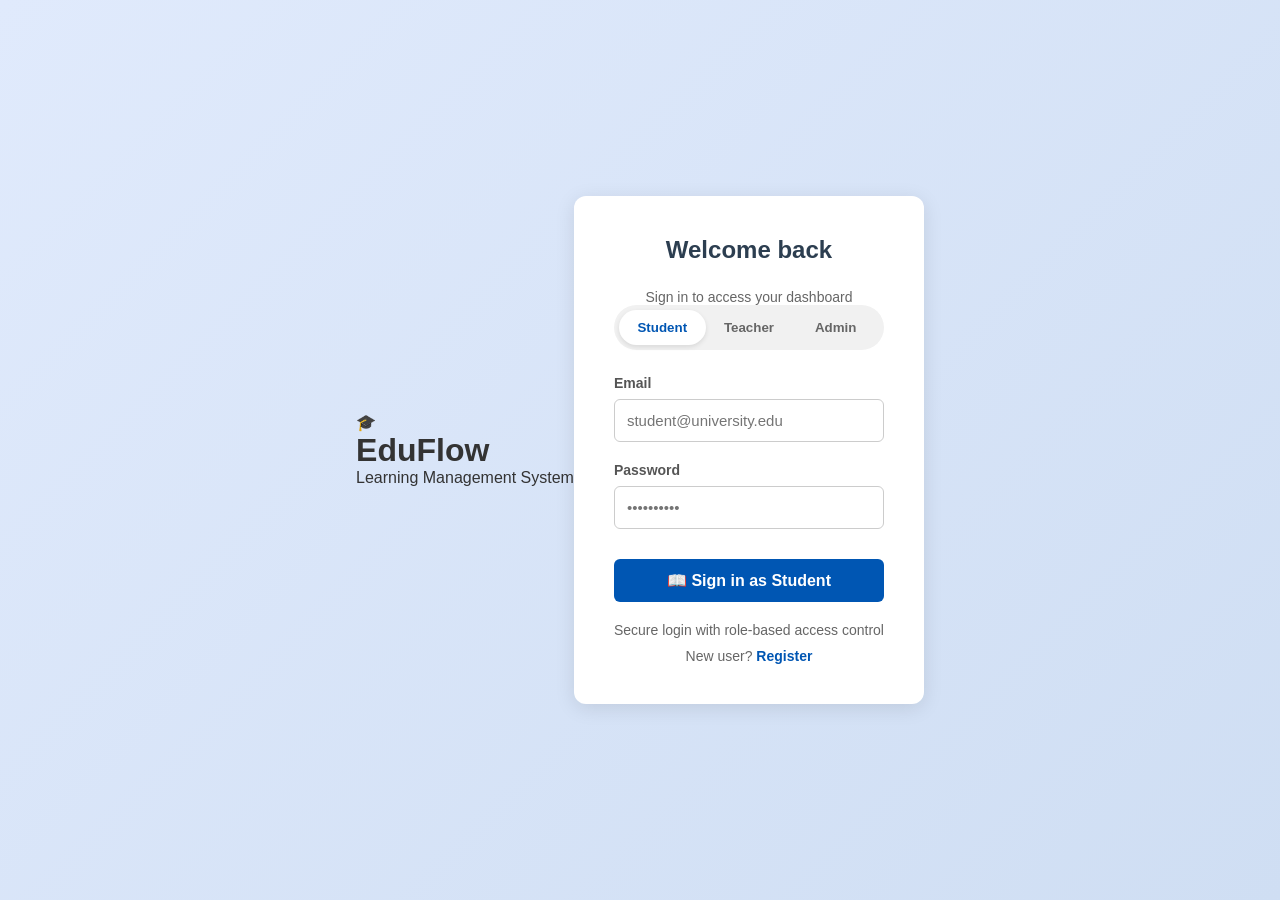
<file: index.html>
<!DOCTYPE html>
<html lang="en">
<head>
  <meta charset="UTF-8" />
  <meta name="viewport" content="width=device-width, initial-scale=1.0"/>
  <title>EduFlow – Learning Management System</title>

  <link rel="stylesheet" href="style.css"/>

  <link rel="preconnect" href="https://fonts.googleapis.com">
  <link href="https://fonts.googleapis.com/css2?family=DM+Sans:wght@400;500;600;700&family=DM+Serif+Display&display=swap" rel="stylesheet">
</head>

<body class="login-page">

  <div class="login-bg"></div>

  <div class="login-wrapper">

    <div class="brand">
      <div class="brand-icon">🎓</div>
      <h1 class="brand-name">EduFlow</h1>
      <p class="brand-sub">Learning Management System</p>
    </div>

    <!-- ✅ FORM START -->
    <form action="login.php" method="POST">

      <div class="login-card">
        <h2>Welcome back</h2>
        <p class="login-desc">Sign in to access your dashboard</p>

        <div class="role-tabs">
          <button type="button" class="role-tab active" data-role="student">Student</button>
          <button type="button" class="role-tab" data-role="teacher">Teacher</button>
          <button type="button" class="role-tab" data-role="admin">Admin</button>
        </div>

        <!-- hidden role -->
        <input type="hidden" name="role" id="role" value="student">

        <div class="form-group">
          <label>Email</label>
          <input type="email" name="email" id="email" placeholder="student@university.edu" required/>
        </div>

        <div class="form-group">
          <label>Password</label>
          <input type="password" name="password" id="password" placeholder="••••••••••" required/>
        </div>

        <div class="form-error" id="loginError"></div>

        <button type="submit" class="btn-login">
          <span class="btn-icon">📖</span>
          <span id="loginBtnText">Sign in as Student</span>
        </button>

        <p class="login-footer-note">
          Secure login with role-based access control
        </p>

        <!-- Optional register link -->
        <p style="text-align:center; margin-top:10px;">
          New user? <a href="register.html">Register</a>
        </p>

      </div>

    </form>
    <!-- ✅ FORM END -->

  </div>

  <script src="login.js"></script>

</body>
</html>
</file>
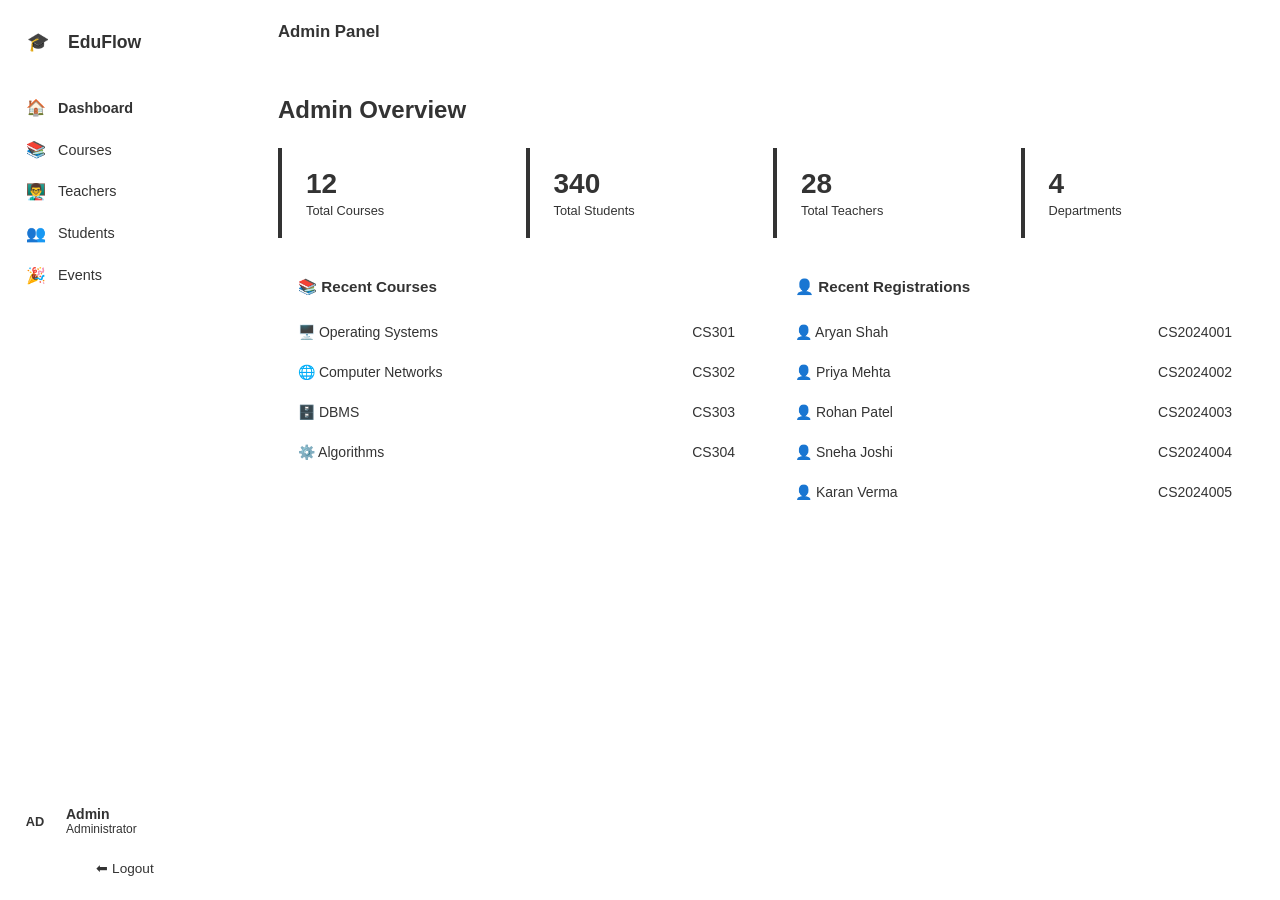
<file: admin.html>
<!DOCTYPE html>
<html lang="en">
<head>
  <meta charset="UTF-8"/>
  <meta name="viewport" content="width=device-width, initial-scale=1.0"/>
  <title>EduFlow – Admin Panel</title>
  <link rel="stylesheet" href="/style.css"/>
  <link rel="stylesheet" href="/dashboard.css"/>
  <link rel="preconnect" href="https://fonts.googleapis.com">
  <link href="https://fonts.googleapis.com/css2?family=DM+Sans:wght@400;500;600;700&family=DM+Serif+Display&display=swap" rel="stylesheet">
</head>
<body class="dashboard-page admin-theme">

<aside class="sidebar" id="sidebar">
  <div class="sidebar-brand">
    <span class="brand-icon-sm">🎓</span>
    <span>EduFlow</span>
  </div>
  <nav class="sidebar-nav">
    <a href="#" class="nav-item active" data-section="dashboard"><span class="nav-icon">🏠</span><span>Dashboard</span></a>
    <a href="#" class="nav-item" data-section="courses"><span class="nav-icon">📚</span><span>Courses</span></a>
    <a href="#" class="nav-item" data-section="teachers"><span class="nav-icon">👨‍🏫</span><span>Teachers</span></a>
    <a href="#" class="nav-item" data-section="students"><span class="nav-icon">👥</span><span>Students</span></a>
    <a href="#" class="nav-item" data-section="events"><span class="nav-icon">🎉</span><span>Events</span></a>
  </nav>
  <div class="sidebar-footer">
    <div class="user-info">
      <div class="avatar admin-avatar">AD</div>
      <div>
        <div class="user-name">Admin</div>
        <div class="user-role">Administrator</div>
      </div>
    </div>
    <a href="index.html" class="logout-btn">⬅ Logout</a>
  </div>
</aside>

<div class="main-content">
  <header class="topbar">
    <button class="menu-toggle" id="menuToggle">☰</button>
    <div class="topbar-title" id="pageTitle">Admin Panel</div>
  </header>

  <!-- DASHBOARD -->
  <section class="section active" id="section-dashboard">
    <div class="section-header"><h2>Admin Overview</h2></div>
    <div class="stats-row">
      <div class="stat-card blue"><div class="stat-num">12</div><div class="stat-label">Total Courses</div></div>
      <div class="stat-card green"><div class="stat-num">340</div><div class="stat-label">Total Students</div></div>
      <div class="stat-card orange"><div class="stat-num">28</div><div class="stat-label">Total Teachers</div></div>
      <div class="stat-card purple"><div class="stat-num">4</div><div class="stat-label">Departments</div></div>
    </div>
    <div class="two-col">
      <div class="card"><div class="card-header">📚 Recent Courses</div><div id="adminRecentCourses"></div></div>
      <div class="card"><div class="card-header">👤 Recent Registrations</div><div id="adminRecentUsers"></div></div>
    </div>
  </section>

  <!-- COURSES -->
  <section class="section" id="section-courses">
    <div class="section-header"><h2>Course Management</h2></div>
    <div class="card">
      <div class="card-header">Create New Course</div>
      <div class="admin-form">
        <div class="form-row">
          <div class="form-group"><label>Course Name</label><input type="text" id="courseName" placeholder="e.g. Operating Systems"/></div>
          <div class="form-group"><label>Course Code</label><input type="text" id="courseCode" placeholder="e.g. CS301"/></div>
        </div>
        <div class="form-row">
          <div class="form-group"><label>Department</label>
            <select id="courseDept"><option>Computer Science</option><option>Information Technology</option><option>Electronics</option><option>Mechanical</option></select>
          </div>
          <div class="form-group"><label>Assign Teacher</label>
            <select id="courseTeacher" ></select>
          </div>
        </div>
        <div class="form-group"><label>Description</label><textarea id="courseDesc" rows="3" placeholder="Brief description..."></textarea></div>
        <button class="btn-primary" onclick="createCourse()">➕ Create Course</button>
      </div>
    </div>
    <div class="card" style="margin-top:1.5rem">
      <div class="card-header">All Courses</div>
      <table class="data-table">
        <thead><tr><th>Course</th><th>Code</th><th>Department</th><th>Teacher</th><th>Students</th><th>Action</th></tr></thead>
        <tbody id="adminCoursesBody"></tbody>
      </table>
    </div>
  </section>

  <!-- TEACHERS -->
  <section class="section" id="section-teachers">
    <div class="section-header"><h2>Teacher Management</h2></div>
    <div class="card">
      <div class="card-header">Add Teacher</div>
      <div class="admin-form">
        <div class="form-row">
          <div class="form-group"><label>Full Name</label><input type="text" id="teacherName" placeholder="Prof. John Doe"/></div>
          <div class="form-group"><label>Email</label><input type="email" id="teacherEmail" placeholder="john@university.edu"/></div>
        </div>
        <div class="form-row">
          <div class="form-group"><label>Department</label><select id="teacherDept"><option>Computer Science</option><option>IT</option><option>Electronics</option></select></div>
          <div class="form-group"><label>Subject Specialization</label><input type="text" id="teacherSubject" placeholder="e.g. Algorithms"/></div>
        </div>
        <button class="btn-primary" onclick="addTeacher()">➕ Add Teacher</button>
      </div>
    </div>
    <div class="card" style="margin-top:1.5rem">
      <div class="card-header">All Teachers</div>
      <table class="data-table">
        <thead><tr><th>Name</th><th>Email</th><th>Department</th><th>Subjects</th><th>Action</th></tr></thead>
        <tbody id="adminTeachersBody"></tbody>
      </table>
    </div>
  </section>

  <!-- STUDENTS -->
  <section class="section" id="section-students">
    <div class="section-header"><h2>Student Management</h2></div>
    <div class="card">
      <div class="card-header">Add Student</div>
      <div class="admin-form">
        <div class="form-row">
          <div class="form-group"><label>Full Name</label><input type="text" id="studentName" placeholder="Student Name"/></div>
          <div class="form-group"><label>Email</label><input type="email" id="studentEmail" placeholder="student@university.edu"/></div>
        </div>
        <div class="form-row">
          <div class="form-group"><label>Roll Number</label><input type="text" id="studentRoll" placeholder="CS2024001"/></div>
          <div class="form-group"><label>Enroll in Course</label><select id="studentCourse"></select></div>
        </div>
        <button class="btn-primary" onclick="addStudent()">➕ Add Student</button>
      </div>
    </div>
    <div class="card" style="margin-top:1.5rem">
      <div class="card-header">All Students</div>
      <table class="data-table">
        <thead><tr><th>Name</th><th>Roll No</th><th>Email</th><th>Course</th><th>Action</th></tr></thead>
        <tbody id="adminStudentsBody"></tbody>
      </table>
    </div>
  </section>

  <!-- EVENTS -->
  <section class="section" id="section-events">
    <div class="section-header"><h2>Events & Holidays</h2></div>
    <div class="card">
      <div class="card-header">Add Event</div>
      <div class="admin-form">
        <div class="form-row">
          <div class="form-group"><label>Event Name</label><input type="text" id="eventName" placeholder="e.g. Annual Sports Day"/></div>
          <div class="form-group"><label>Date</label><input type="date" id="eventDate"/></div>
        </div>
        <div class="form-row">
          <div class="form-group"><label>Type</label><select id="eventType"><option>Holiday</option><option>Event</option><option>Exam</option></select></div>
          <div class="form-group"><label>Description</label><input type="text" id="eventDesc" placeholder="Short description"/></div>
        </div>
        <button class="btn-primary" onclick="addEvent()">➕ Add Event</button>
      </div>
    </div>
    <div class="card" style="margin-top:1.5rem">
      <div class="card-header">All Events</div>
      <div id="adminEventsList"></div>
    </div>
  </section>
</div>

<script src="/data.js"></script>
<script src="/admin.js"></script>
</body>
</html>
</file>
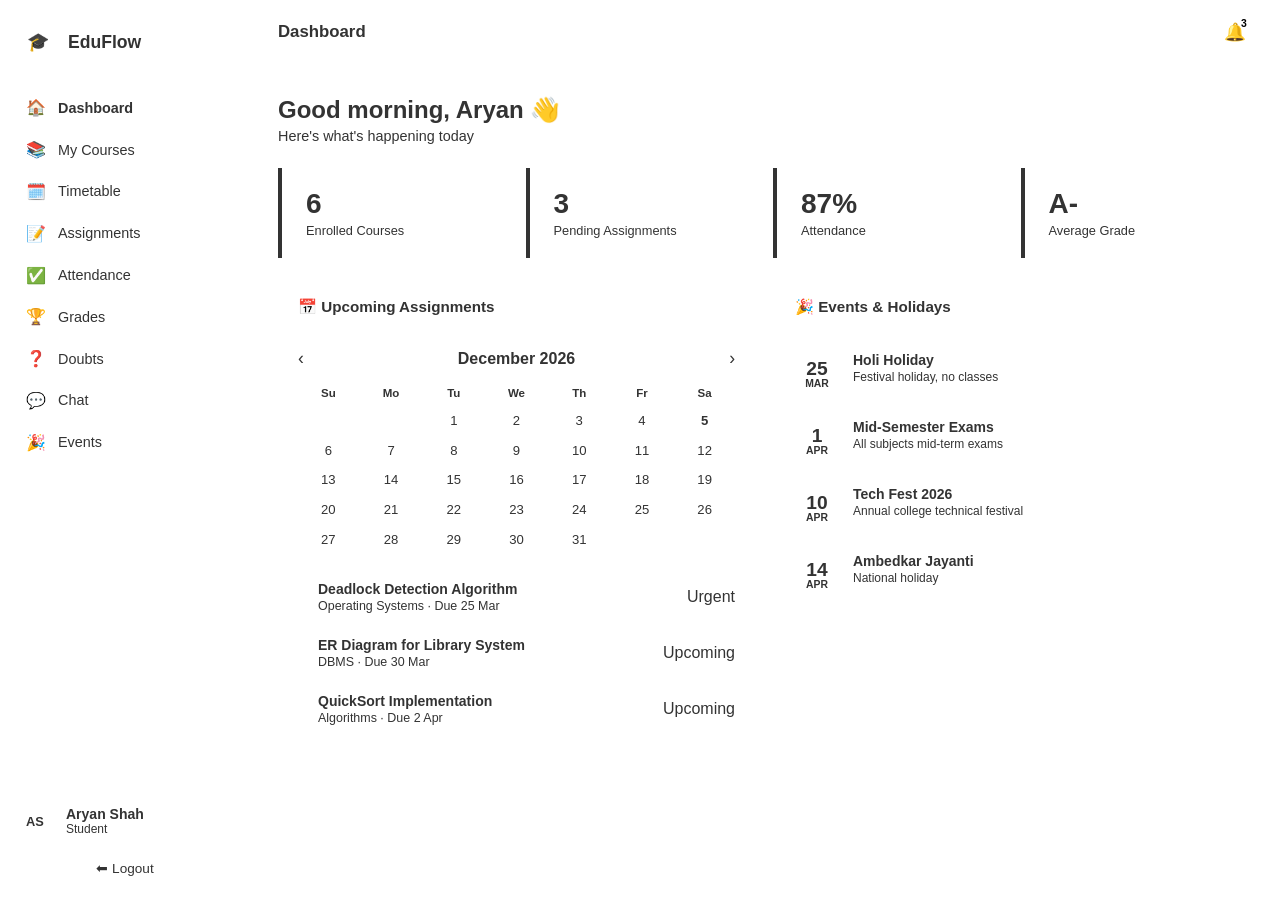
<file: student.html>
<!DOCTYPE html>
<html lang="en">
<head>
  <meta charset="UTF-8"/>
  <meta name="viewport" content="width=device-width, initial-scale=1.0"/>
  <title>EduFlow – Student Dashboard</title>
  <link rel="stylesheet" href="/style.css"/>
  <link rel="stylesheet" href="/dashboard.css"/>
  <link rel="preconnect" href="https://fonts.googleapis.com">
  <link href="https://fonts.googleapis.com/css2?family=DM+Sans:wght@400;500;600;700&family=DM+Serif+Display&display=swap" rel="stylesheet">
</head>
<body class="dashboard-page">

<!-- Sidebar -->
<aside class="sidebar" id="sidebar">
  <div class="sidebar-brand">
    <span class="brand-icon-sm">🎓</span>
    <span>EduFlow</span>
  </div>
  <nav class="sidebar-nav">
    <a href="#" class="nav-item active" data-section="dashboard"><span class="nav-icon">🏠</span><span>Dashboard</span></a>
    <a href="#" class="nav-item" data-section="courses"><span class="nav-icon">📚</span><span>My Courses</span></a>
    <a href="#" class="nav-item" data-section="timetable"><span class="nav-icon">🗓️</span><span>Timetable</span></a>
    <a href="#" class="nav-item" data-section="assignments"><span class="nav-icon">📝</span><span>Assignments</span></a>
    <a href="#" class="nav-item" data-section="attendance"><span class="nav-icon">✅</span><span>Attendance</span></a>
    <a href="#" class="nav-item" data-section="grades"><span class="nav-icon">🏆</span><span>Grades</span></a>
    <a href="#" class="nav-item" data-section="doubts"><span class="nav-icon">❓</span><span>Doubts</span></a>
    <a href="#" class="nav-item" data-section="chat"><span class="nav-icon">💬</span><span>Chat</span></a>
    <a href="#" class="nav-item" data-section="events"><span class="nav-icon">🎉</span><span>Events</span></a>
  </nav>
  <div class="sidebar-footer">
    <div class="user-info">
      <div class="avatar">AS</div>
      <div>
        <div class="user-name">Aryan Shah</div>
        <div class="user-role">Student</div>
      </div>
    </div>
    <a href="index.html" class="logout-btn">⬅ Logout</a>
  </div>
</aside>

<!-- Main Content -->
<div class="main-content">
  <header class="topbar">
    <button class="menu-toggle" id="menuToggle">☰</button>
    <div class="topbar-title" id="pageTitle">Dashboard</div>
    <div class="topbar-actions">
      <button class="notif-btn">🔔 <span class="badge">3</span></button>
    </div>
  </header>

  <!-- DASHBOARD SECTION -->
  <section class="section active" id="section-dashboard">
    <div class="section-header">
      <h2>Good morning, Aryan 👋</h2>
      <p>Here's what's happening today</p>
    </div>
    <div class="stats-row">
      <div class="stat-card blue"><div class="stat-num">6</div><div class="stat-label">Enrolled Courses</div></div>
      <div class="stat-card green"><div class="stat-num">3</div><div class="stat-label">Pending Assignments</div></div>
      <div class="stat-card orange"><div class="stat-num">87%</div><div class="stat-label">Attendance</div></div>
      <div class="stat-card purple"><div class="stat-num">A-</div><div class="stat-label">Average Grade</div></div>
    </div>

    <div class="two-col">
      <!-- Calendar -->
      <div class="card">
        <div class="card-header">📅 Upcoming Assignments</div>
        <div class="calendar" id="studentCalendar"></div>
        <div class="assignment-list" id="upcomingAssignments"></div>
      </div>
      <!-- Events -->
      <div class="card">
        <div class="card-header">🎉 Events & Holidays</div>
        <div class="event-list" id="eventList"></div>
      </div>
    </div>
  </section>

  <!-- COURSES SECTION -->
  <section class="section" id="section-courses">
    <div class="section-header"><h2>My Courses</h2><p>All enrolled subjects this semester</p></div>
    <div class="courses-grid" id="coursesGrid"></div>
  </section>

  <!-- TIMETABLE SECTION -->
  <section class="section" id="section-timetable">
    <div class="section-header"><h2>My Timetable</h2><p>Weekly class schedule</p></div>
    <div class="timetable-wrap" id="timetableWrap"></div>
  </section>

  <!-- ASSIGNMENTS SECTION -->
  <section class="section" id="section-assignments">
    <div class="section-header"><h2>Assignments</h2><p>Submit and track your assignments</p></div>
    <div class="assignments-wrap" id="assignmentsWrap"></div>
  </section>

  <!-- ATTENDANCE SECTION -->
  <section class="section" id="section-attendance">
    <div class="section-header"><h2>Attendance</h2><p>Your attendance per subject</p></div>
    <div class="attendance-wrap" id="attendanceWrap"></div>
  </section>

  <!-- GRADES SECTION -->
  <section class="section" id="section-grades">
    <div class="section-header"><h2>Grades</h2><p>Exam results and performance</p></div>
    <div class="grades-wrap" id="gradesWrap"></div>
  </section>

  <!-- DOUBTS SECTION -->
  <section class="section" id="section-doubts">
    <div class="section-header"><h2>Post a Doubt</h2><p>Ask your teachers directly</p></div>
    <div class="doubts-wrap">
      <div class="card doubt-form-card">
        <div class="form-group"><label>Subject</label>
          <select><option>Operating Systems</option><option>Computer Networks</option><option>DBMS</option><option>Algorithms</option></select>
        </div>
        <div class="form-group"><label>Your Doubt</label>
          <textarea rows="4" placeholder="Describe your doubt in detail..."></textarea>
        </div>
        <button class="btn-primary" onclick="submitDoubt()">Post Doubt</button>
      </div>
      <div class="card" id="doubtList"><div class="card-header">📋 Previous Doubts</div></div>
    </div>
  </section>

  <!-- CHAT SECTION -->
  <section class="section" id="section-chat">
    <div class="section-header"><h2>Chat with Teacher</h2></div>
    <div class="chat-layout">
      <div class="chat-sidebar">
        <div class="chat-search"><input type="text" placeholder="Search teachers..."/></div>
        <div class="chat-contacts" id="chatContacts"></div>
      </div>
      <div class="chat-main">
        <div class="chat-header-bar" id="chatHeaderBar"><span>Select a teacher to chat</span></div>
        <div class="chat-messages" id="chatMessages"></div>
        <div class="chat-input-row">
          <input type="text" id="chatInput" placeholder="Type a message..."/>
          <button onclick="sendMessage('student')">Send ➤</button>
        </div>
      </div>
    </div>
  </section>

  <!-- EVENTS SECTION -->
  <section class="section" id="section-events">
    <div class="section-header"><h2>Events & Holidays</h2><p>Upcoming college events</p></div>
    <div class="events-full" id="eventsFull"></div>
  </section>
</div>

<script src="/data.js"></script>
<script src="/student.js"></script>
</body>
</html>
</file>
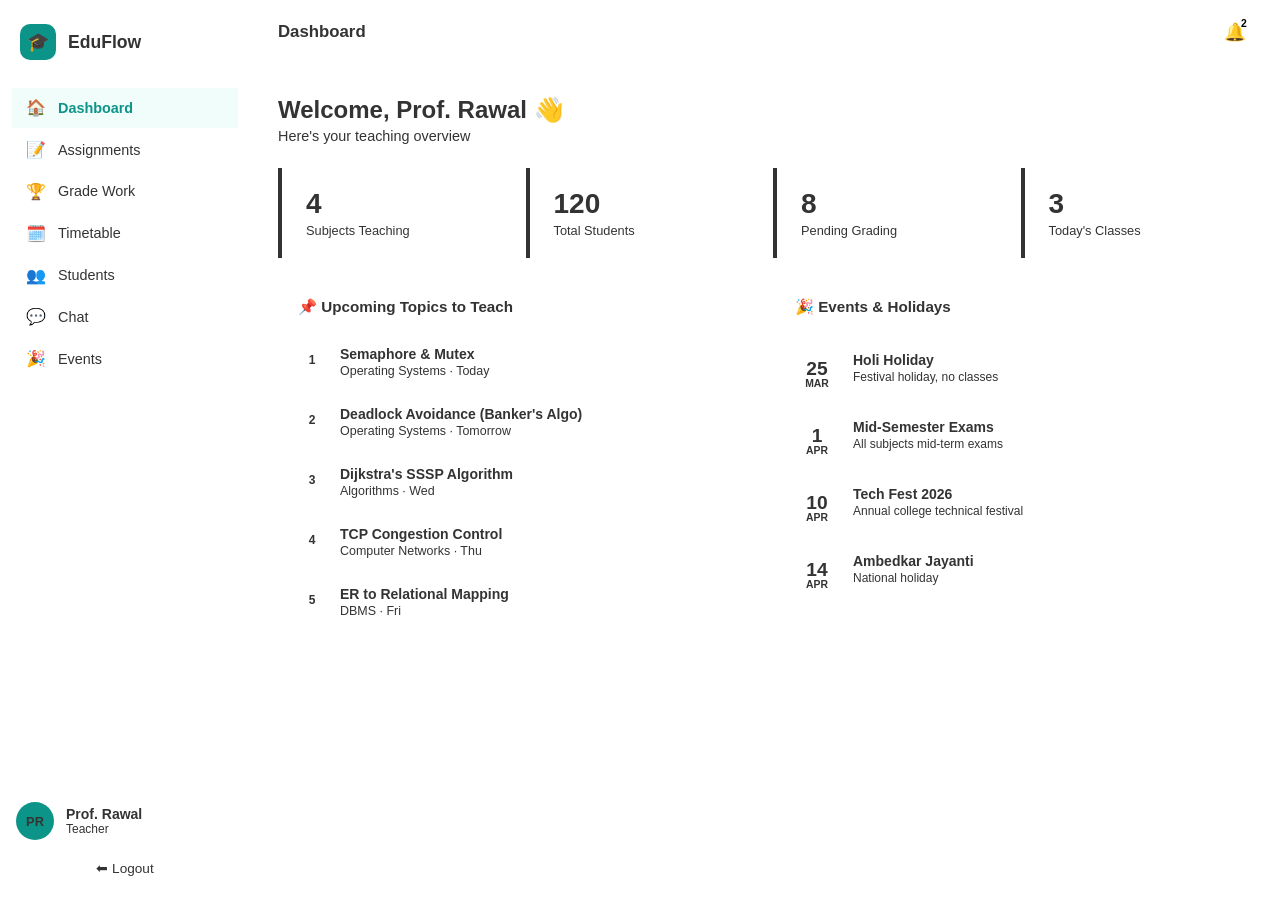
<file: teacher.html>
<!DOCTYPE html>
<html lang="en">
<head>
  <meta charset="UTF-8"/>
  <meta name="viewport" content="width=device-width, initial-scale=1.0"/>
  <title>EduFlow – Teacher Dashboard</title>
  <link rel="stylesheet" href="/style.css"/>
  <link rel="stylesheet" href="/dashboard.css"/>
  <link rel="preconnect" href="https://fonts.googleapis.com">
  <link href="https://fonts.googleapis.com/css2?family=DM+Sans:wght@400;500;600;700&family=DM+Serif+Display&display=swap" rel="stylesheet">
</head>
<body class="dashboard-page teacher-theme">

<aside class="sidebar" id="sidebar">
  <div class="sidebar-brand">
    <span class="brand-icon-sm">🎓</span>
    <span>EduFlow</span>
  </div>
  <nav class="sidebar-nav">
    <a href="#" class="nav-item active" data-section="dashboard"><span class="nav-icon">🏠</span><span>Dashboard</span></a>
    <a href="#" class="nav-item" data-section="assignments"><span class="nav-icon">📝</span><span>Assignments</span></a>
    <a href="#" class="nav-item" data-section="grading"><span class="nav-icon">🏆</span><span>Grade Work</span></a>
    <a href="#" class="nav-item" data-section="timetable"><span class="nav-icon">🗓️</span><span>Timetable</span></a>
    <a href="#" class="nav-item" data-section="students"><span class="nav-icon">👥</span><span>Students</span></a>
    <a href="#" class="nav-item" data-section="chat"><span class="nav-icon">💬</span><span>Chat</span></a>
    <a href="#" class="nav-item" data-section="events"><span class="nav-icon">🎉</span><span>Events</span></a>
  </nav>
  <div class="sidebar-footer">
    <div class="user-info">
      <div class="avatar teacher-avatar">PR</div>
      <div>
        <div class="user-name">Prof. Rawal</div>
        <div class="user-role">Teacher</div>
      </div>
    </div>
    <a href="index.html" class="logout-btn">⬅ Logout</a>
  </div>
</aside>

<div class="main-content">
  <header class="topbar">
    <button class="menu-toggle" id="menuToggle">☰</button>
    <div class="topbar-title" id="pageTitle">Dashboard</div>
    <div class="topbar-actions">
      <button class="notif-btn">🔔 <span class="badge">2</span></button>
    </div>
  </header>

  <!-- DASHBOARD -->
  <section class="section active" id="section-dashboard">
    <div class="section-header"><h2>Welcome, Prof. Rawal 👋</h2><p>Here's your teaching overview</p></div>
    <div class="stats-row">
      <div class="stat-card blue"><div class="stat-num">4</div><div class="stat-label">Subjects Teaching</div></div>
      <div class="stat-card green"><div class="stat-num">120</div><div class="stat-label">Total Students</div></div>
      <div class="stat-card orange"><div class="stat-num">8</div><div class="stat-label">Pending Grading</div></div>
      <div class="stat-card purple"><div class="stat-num">3</div><div class="stat-label">Today's Classes</div></div>
    </div>
    <div class="two-col">
      <div class="card">
        <div class="card-header">📌 Upcoming Topics to Teach</div>
        <div id="upcomingTopics"></div>
      </div>
      <div class="card">
        <div class="card-header">🎉 Events & Holidays</div>
        <div class="event-list" id="eventList"></div>
      </div>
    </div>
  </section>

  <!-- ASSIGNMENTS -->
  <section class="section" id="section-assignments">
    <div class="section-header"><h2>Assignment Submissions</h2><p>Track student submissions</p></div>
    <div class="card">
      <div class="card-header">
        Submission Control
        <label class="toggle-label">
          <span>Allow Submissions</span>
          <input type="checkbox" id="allowSubmit" checked onchange="toggleSubmissions()"/>
          <span class="toggle-slider"></span>
        </label>
      </div>
      <div id="teacherAssignments"></div>
    </div>
  </section>

  <!-- GRADING -->
  <section class="section" id="section-grading">
    <div class="section-header"><h2>Grade Student Work</h2></div>
    <div id="gradingWrap"></div>
  </section>

  <!-- TIMETABLE -->
  <section class="section" id="section-timetable">
    <div class="section-header"><h2>My Timetable</h2></div>
    <div class="timetable-wrap" id="timetableWrap"></div>
  </section>

  <!-- STUDENTS -->
  <section class="section" id="section-students">
    <div class="section-header"><h2>Student Management</h2></div>
    <div class="card">
      <div class="card-header">Enrolled Students <input type="text" placeholder="Search..." class="inline-search" id="studentSearch" oninput="filterStudents()"/></div>
      <table class="data-table" id="studentsTable">
        <thead><tr><th>Name</th><th>Roll No</th><th>Course</th><th>Attendance</th><th>Action</th></tr></thead>
        <tbody id="studentsBody"></tbody>
      </table>
    </div>
  </section>

  <!-- CHAT -->
  <section class="section" id="section-chat">
    <div class="section-header"><h2>Chat with Students</h2></div>
    <div class="chat-layout">
      <div class="chat-sidebar">
        <div class="chat-search"><input type="text" placeholder="Search students..."/></div>
        <div class="chat-contacts" id="chatContacts"></div>
      </div>
      <div class="chat-main">
        <div class="chat-header-bar" id="chatHeaderBar"><span>Select a student to chat</span></div>
        <div class="chat-messages" id="chatMessages"></div>
        <div class="chat-input-row">
          <input type="text" id="chatInput" placeholder="Type a message..."/>
          <button onclick="sendMessage('teacher')">Send ➤</button>
        </div>
      </div>
    </div>
  </section>

  <!-- EVENTS -->
  <section class="section" id="section-events">
    <div class="section-header"><h2>Events & Holidays</h2></div>
    <div class="events-full" id="eventsFull"></div>
  </section>
</div>

<script src="/data.js"></script>
<script src="/teacher.js"></script>
</body>
</html>
</file>
<file: style.css>
/* Reset and Base Styles */
* {
    box-sizing: border-box;
    font-family: 'Segoe UI', Tahoma, Geneva, Verdana, sans-serif;
    margin: 0;
    padding: 0;
}

body {
    background-color: #f4f7f6;
    color: #333;
}

/* --- Login & Registration Page Styles --- */
.login-wrapper {
    display: flex;
    justify-content: center;
    align-items: center;
    height: 100vh;
    background: linear-gradient(135deg, #e0eafc, #cfdef3); /* Soft blue gradient */
}

.login-card {
    background: #fff;
    padding: 40px;
    border-radius: 12px;
    box-shadow: 0 4px 20px rgba(0,0,0,0.1);
    width: 100%;
    max-width: 400px;
    text-align: center;
}

.login-card h2 {
    margin-bottom: 25px;
    color: #2c3e50;
    font-size: 24px;
}

/* The Role Selection Tabs */
.role-tabs {
    display: flex;
    background: #f1f1f1;
    border-radius: 30px;
    margin-bottom: 25px;
    padding: 5px;
}

.role-tab {
    flex: 1;
    padding: 10px;
    border: none;
    background: transparent;
    cursor: pointer;
    border-radius: 30px;
    font-weight: bold;
    color: #666;
    transition: all 0.3s ease;
}

.role-tab.active {
    background: #fff;
    color: #0056b3; /* Primary blue */
    box-shadow: 0 2px 5px rgba(0,0,0,0.1);
}

/* Form Inputs */
.form-group {
    margin-bottom: 20px;
    text-align: left;
}

.form-group label {
    display: block;
    margin-bottom: 8px;
    font-weight: 600;
    font-size: 14px;
    color: #555;
}

.form-group input {
    width: 100%;
    padding: 12px;
    border: 1px solid #ccc;
    border-radius: 6px;
    outline: none;
    transition: border-color 0.3s;
    font-size: 15px;
}

.form-group input:focus {
    border-color: #0056b3;
}

/* Buttons and Links */
button[type="submit"] {
    width: 100%;
    padding: 12px;
    background: #0056b3;
    color: white;
    border: none;
    border-radius: 6px;
    font-size: 16px;
    font-weight: bold;
    cursor: pointer;
    transition: background 0.3s;
    margin-top: 10px;
}

button[type="submit"]:hover {
    background: #004494;
}

.login-card p {
    margin-top: 20px;
    font-size: 14px;
    color: #666;
}

.login-card a {
    color: #0056b3;
    text-decoration: none;
    font-weight: bold;
}

.login-card a:hover {
    text-decoration: underline;
}
</file>
<file: dashboard.css>
/* =============================================
   EduFlow LMS – Dashboard Styles
   ============================================= */

/* Layout */
.dashboard-page {
  display: flex;
  min-height: 100vh;
  background: var(--gray-50);
}

/* ====================== SIDEBAR ====================== */
.sidebar {
  width: 250px;
  min-height: 100vh;
  background: var(--white);
  border-right: 1px solid var(--gray-200);
  display: flex;
  flex-direction: column;
  position: fixed;
  left: 0; top: 0; bottom: 0;
  z-index: 200;
  transition: transform 0.3s ease;
}

.sidebar-brand {
  display: flex;
  align-items: center;
  gap: 0.75rem;
  padding: 1.5rem 1.25rem 1rem;
  font-weight: 700;
  font-size: 1.1rem;
  color: var(--gray-800);
  border-bottom: 1px solid var(--gray-100);
}

.brand-icon-sm {
  width: 36px;
  height: 36px;
  background: var(--blue);
  border-radius: 10px;
  display: flex;
  align-items: center;
  justify-content: center;
  font-size: 18px;
  flex-shrink: 0;
}

.sidebar-nav {
  flex: 1;
  padding: 0.75rem 0.75rem;
  display: flex;
  flex-direction: column;
  gap: 2px;
  overflow-y: auto;
}

.nav-item {
  display: flex;
  align-items: center;
  gap: 0.75rem;
  padding: 0.65rem 0.875rem;
  border-radius: var(--radius-sm);
  color: var(--gray-600);
  text-decoration: none;
  font-size: 0.9rem;
  font-weight: 500;
  transition: all 0.15s;
}

.nav-item:hover {
  background: var(--blue-light);
  color: var(--blue);
}

.nav-item.active {
  background: var(--blue-light);
  color: var(--blue);
  font-weight: 600;
}

.nav-icon { font-size: 1rem; }

.sidebar-footer {
  padding: 1rem;
  border-top: 1px solid var(--gray-100);
}

.user-info {
  display: flex;
  align-items: center;
  gap: 0.75rem;
  margin-bottom: 0.75rem;
}

.avatar {
  width: 38px;
  height: 38px;
  background: var(--blue);
  color: var(--white);
  border-radius: 50%;
  display: flex;
  align-items: center;
  justify-content: center;
  font-size: 0.8rem;
  font-weight: 700;
  flex-shrink: 0;
}

.teacher-avatar { background: #0d9488; }
.admin-avatar { background: var(--purple); }

.user-name { font-size: 0.875rem; font-weight: 600; color: var(--gray-800); }
.user-role { font-size: 0.75rem; color: var(--gray-400); }

.logout-btn {
  display: block;
  text-align: center;
  padding: 0.5rem;
  background: var(--gray-100);
  border-radius: var(--radius-sm);
  color: var(--gray-600);
  text-decoration: none;
  font-size: 0.85rem;
  font-weight: 500;
  transition: background 0.2s;
}
.logout-btn:hover { background: #fee2e2; color: var(--red); }

/* Teacher sidebar accent */
.teacher-theme .nav-item.active,
.teacher-theme .nav-item:hover { background: #f0fdfa; color: #0d9488; }
.teacher-theme .sidebar-brand .brand-icon-sm { background: #0d9488; }

/* Admin sidebar accent */
.admin-theme .nav-item.active,
.admin-theme .nav-item:hover { background: var(--purple-light); color: var(--purple); }
.admin-theme .sidebar-brand .brand-icon-sm { background: var(--purple); }

/* ====================== TOPBAR ====================== */
.main-content {
  margin-left: 250px;
  flex: 1;
  min-height: 100vh;
}

.topbar {
  position: sticky;
  top: 0;
  z-index: 100;
  display: flex;
  align-items: center;
  gap: 1rem;
  padding: 0 1.75rem;
  height: 64px;
  background: var(--white);
  border-bottom: 1px solid var(--gray-200);
}

.menu-toggle {
  display: none;
  background: none;
  border: none;
  font-size: 1.25rem;
  cursor: pointer;
  color: var(--gray-600);
}

.topbar-title {
  flex: 1;
  font-size: 1.05rem;
  font-weight: 700;
  color: var(--gray-800);
}

.notif-btn {
  background: none;
  border: none;
  font-size: 1.1rem;
  cursor: pointer;
  position: relative;
  padding: 0.4rem;
}

.badge {
  position: absolute;
  top: 0; right: 0;
  background: var(--red);
  color: var(--white);
  font-size: 0.65rem;
  font-weight: 700;
  width: 16px; height: 16px;
  border-radius: 50%;
  display: flex;
  align-items: center;
  justify-content: center;
}

/* ====================== SECTIONS ====================== */
.section { display: none; padding: 2rem 1.75rem; }
.section.active { display: block; animation: fadeIn 0.25s ease; }
@keyframes fadeIn { from { opacity: 0; transform: translateY(8px); } to { opacity: 1; transform: translateY(0); } }

.section-header { margin-bottom: 1.5rem; }
.section-header h2 { font-size: 1.5rem; font-weight: 700; color: var(--gray-800); }
.section-header p { color: var(--gray-400); margin-top: 0.25rem; font-size: 0.9rem; }

/* ====================== CARDS ====================== */
.card {
  background: var(--white);
  border-radius: var(--radius);
  border: 1px solid var(--gray-200);
  box-shadow: var(--shadow-sm);
  overflow: hidden;
}

.card-header {
  padding: 1rem 1.25rem;
  font-weight: 600;
  font-size: 0.95rem;
  border-bottom: 1px solid var(--gray-100);
  display: flex;
  align-items: center;
  justify-content: space-between;
  gap: 1rem;
}

/* ====================== STATS ROW ====================== */
.stats-row {
  display: grid;
  grid-template-columns: repeat(4, 1fr);
  gap: 1rem;
  margin-bottom: 1.5rem;
}

.stat-card {
  background: var(--white);
  border-radius: var(--radius);
  padding: 1.25rem 1.5rem;
  border: 1px solid var(--gray-200);
  box-shadow: var(--shadow-sm);
  border-left: 4px solid transparent;
}

.stat-card.blue { border-left-color: var(--blue); }
.stat-card.green { border-left-color: var(--green); }
.stat-card.orange { border-left-color: var(--orange); }
.stat-card.purple { border-left-color: var(--purple); }

.stat-num { font-size: 1.75rem; font-weight: 700; color: var(--gray-800); }
.stat-label { font-size: 0.8rem; color: var(--gray-400); margin-top: 0.2rem; }

/* ====================== TWO COL ====================== */
.two-col {
  display: grid;
  grid-template-columns: 1fr 1fr;
  gap: 1.25rem;
}

/* ====================== CALENDAR ====================== */
.calendar {
  padding: 1rem 1.25rem;
}

.cal-header {
  display: flex;
  align-items: center;
  justify-content: space-between;
  margin-bottom: 0.75rem;
  font-weight: 600;
}

.cal-nav { background: none; border: none; cursor: pointer; font-size: 1.1rem; color: var(--gray-600); }
.cal-nav:hover { color: var(--blue); }

.cal-grid {
  display: grid;
  grid-template-columns: repeat(7, 1fr);
  gap: 2px;
  text-align: center;
}

.cal-day-name {
  font-size: 0.72rem;
  font-weight: 600;
  color: var(--gray-400);
  padding: 0.35rem 0;
}

.cal-day {
  font-size: 0.82rem;
  padding: 0.4rem;
  border-radius: 6px;
  cursor: default;
  transition: background 0.15s;
}

.cal-day.today { background: var(--blue); color: var(--white); font-weight: 700; }
.cal-day.has-event { background: var(--blue-light); color: var(--blue); font-weight: 600; cursor: pointer; }
.cal-day.empty { visibility: hidden; }

/* ====================== ASSIGNMENT LIST ====================== */
.assignment-list { padding: 0 1.25rem 1rem; }

.assignment-item {
  display: flex;
  align-items: center;
  gap: 0.75rem;
  padding: 0.75rem 0;
  border-bottom: 1px solid var(--gray-100);
}
.assignment-item:last-child { border-bottom: none; }

.assign-dot { width: 8px; height: 8px; border-radius: 50%; flex-shrink: 0; }
.assign-dot.urgent { background: var(--red); }
.assign-dot.normal { background: var(--blue); }
.assign-dot.done { background: var(--green); }

.assign-info { flex: 1; }
.assign-title { font-size: 0.875rem; font-weight: 600; }
.assign-meta { font-size: 0.78rem; color: var(--gray-400); margin-top: 2px; }

/* ====================== EVENTS ====================== */
.event-list { padding: 0.5rem 1.25rem 1rem; }

.event-item {
  display: flex;
  align-items: flex-start;
  gap: 0.875rem;
  padding: 0.75rem 0;
  border-bottom: 1px solid var(--gray-100);
}
.event-item:last-child { border-bottom: none; }

.event-date-box {
  min-width: 44px;
  text-align: center;
  background: var(--blue-light);
  border-radius: 8px;
  padding: 0.4rem;
}
.event-day { font-size: 1.2rem; font-weight: 700; color: var(--blue); line-height: 1; }
.event-month { font-size: 0.65rem; color: var(--blue); font-weight: 600; text-transform: uppercase; }

.event-content .event-name { font-size: 0.875rem; font-weight: 600; }
.event-content .event-type-label { font-size: 0.75rem; color: var(--gray-400); margin-top: 2px; }

/* ====================== COURSES GRID ====================== */
.courses-grid {
  display: grid;
  grid-template-columns: repeat(3, 1fr);
  gap: 1.25rem;
}

.course-card {
  background: var(--white);
  border-radius: var(--radius);
  border: 1px solid var(--gray-200);
  box-shadow: var(--shadow-sm);
  overflow: hidden;
  transition: transform 0.2s, box-shadow 0.2s;
  cursor: pointer;
}
.course-card:hover { transform: translateY(-2px); box-shadow: var(--shadow); }

.course-card-top {
  height: 80px;
  display: flex;
  align-items: center;
  justify-content: center;
  font-size: 2rem;
}

.course-card-body { padding: 1rem; }
.course-name { font-size: 0.95rem; font-weight: 700; margin-bottom: 0.25rem; }
.course-code { font-size: 0.78rem; color: var(--gray-400); }
.course-progress-bar {
  height: 4px;
  background: var(--gray-200);
  border-radius: 2px;
  margin-top: 0.75rem;
}
.course-progress-fill { height: 100%; border-radius: 2px; background: var(--blue); }
.course-progress-label { font-size: 0.75rem; color: var(--gray-400); margin-top: 0.4rem; }

/* ====================== TIMETABLE ====================== */
.timetable-wrap { overflow-x: auto; }

.timetable-table {
  width: 100%;
  border-collapse: collapse;
  background: var(--white);
  border-radius: var(--radius);
  overflow: hidden;
  border: 1px solid var(--gray-200);
  box-shadow: var(--shadow-sm);
}

.timetable-table th {
  background: var(--blue);
  color: var(--white);
  padding: 0.75rem 1rem;
  text-align: center;
  font-size: 0.85rem;
  font-weight: 600;
}

.timetable-table td {
  padding: 0.75rem 1rem;
  text-align: center;
  border-bottom: 1px solid var(--gray-100);
  font-size: 0.875rem;
}

.timetable-table tr:last-child td { border-bottom: none; }
.timetable-table td:first-child { font-weight: 600; color: var(--gray-600); background: var(--gray-50); }

.timetable-cell {
  background: var(--blue-light);
  color: var(--blue);
  border-radius: 6px;
  padding: 0.3rem 0.5rem;
  font-size: 0.78rem;
  font-weight: 600;
}

.timetable-cell.free { background: transparent; color: var(--gray-400); font-weight: 400; }

/* ====================== ASSIGNMENTS SECTION ====================== */
.assignments-wrap { display: flex; flex-direction: column; gap: 1rem; }

.assignment-card {
  background: var(--white);
  border: 1px solid var(--gray-200);
  border-radius: var(--radius);
  padding: 1.25rem;
  box-shadow: var(--shadow-sm);
}

.assignment-card-header {
  display: flex;
  align-items: flex-start;
  justify-content: space-between;
  margin-bottom: 0.75rem;
}

.assignment-card h4 { font-size: 1rem; font-weight: 700; }
.assignment-card .subject { font-size: 0.82rem; color: var(--gray-400); margin-top: 2px; }
.assignment-card .due { font-size: 0.82rem; color: var(--orange); font-weight: 600; }

.assignment-card-body { margin-top: 0.75rem; }

.file-upload-area {
  border: 2px dashed var(--gray-200);
  border-radius: var(--radius-sm);
  padding: 1.5rem;
  text-align: center;
  color: var(--gray-400);
  font-size: 0.875rem;
  cursor: pointer;
  transition: border-color 0.2s;
  margin-bottom: 0.75rem;
}
.file-upload-area:hover { border-color: var(--blue); color: var(--blue); }

.comment-box {
  border: 1.5px solid var(--gray-200);
  border-radius: var(--radius-sm);
  padding: 0.75rem;
  font-size: 0.875rem;
  width: 100%;
  font-family: var(--font);
  resize: none;
  margin-bottom: 0.75rem;
  outline: none;
  transition: border-color 0.2s;
}
.comment-box:focus { border-color: var(--blue); }

/* ====================== ATTENDANCE ====================== */
.attendance-wrap { display: flex; flex-direction: column; gap: 1rem; }

.attendance-card {
  background: var(--white);
  border: 1px solid var(--gray-200);
  border-radius: var(--radius);
  padding: 1.25rem 1.5rem;
  box-shadow: var(--shadow-sm);
}

.att-header { display: flex; justify-content: space-between; align-items: center; margin-bottom: 0.75rem; }
.att-subject { font-weight: 700; font-size: 0.95rem; }
.att-percent { font-size: 1.25rem; font-weight: 700; }
.att-percent.good { color: var(--green); }
.att-percent.warn { color: var(--orange); }
.att-percent.bad { color: var(--red); }

.att-bar { height: 8px; background: var(--gray-200); border-radius: 4px; }
.att-bar-fill { height: 100%; border-radius: 4px; }
.att-bar-fill.good { background: var(--green); }
.att-bar-fill.warn { background: var(--orange); }
.att-bar-fill.bad { background: var(--red); }

.att-detail { margin-top: 0.5rem; font-size: 0.78rem; color: var(--gray-400); }

/* ====================== GRADES ====================== */
.grades-wrap {
  display: grid;
  grid-template-columns: repeat(2, 1fr);
  gap: 1.25rem;
}

.grade-card {
  background: var(--white);
  border: 1px solid var(--gray-200);
  border-radius: var(--radius);
  padding: 1.25rem;
  box-shadow: var(--shadow-sm);
}

.grade-subject { font-weight: 700; margin-bottom: 0.75rem; }

.grade-row {
  display: flex;
  justify-content: space-between;
  align-items: center;
  padding: 0.5rem 0;
  border-bottom: 1px solid var(--gray-100);
  font-size: 0.875rem;
}
.grade-row:last-child { border-bottom: none; }
.grade-score { font-weight: 700; }

/* ====================== DOUBTS ====================== */
.doubts-wrap { display: grid; grid-template-columns: 1fr 1.5fr; gap: 1.25rem; }
.doubt-form-card { padding: 1.25rem; }

.doubt-item {
  padding: 0.875rem 1.25rem;
  border-bottom: 1px solid var(--gray-100);
  font-size: 0.875rem;
}
.doubt-item:last-child { border-bottom: none; }
.doubt-item strong { display: block; margin-bottom: 0.2rem; }
.doubt-answer { margin-top: 0.5rem; background: var(--blue-light); color: var(--blue); border-radius: 6px; padding: 0.5rem 0.75rem; font-size: 0.82rem; }

/* ====================== CHAT ====================== */
.chat-layout {
  display: grid;
  grid-template-columns: 280px 1fr;
  gap: 1.25rem;
  height: calc(100vh - 180px);
}

.chat-sidebar {
  background: var(--white);
  border-radius: var(--radius);
  border: 1px solid var(--gray-200);
  display: flex;
  flex-direction: column;
  overflow: hidden;
}

.chat-search { padding: 1rem; border-bottom: 1px solid var(--gray-100); }
.chat-search input { width: 100%; padding: 0.5rem 0.75rem; border: 1.5px solid var(--gray-200); border-radius: 8px; font-family: var(--font); font-size: 0.875rem; outline: none; }
.chat-search input:focus { border-color: var(--blue); }

.chat-contacts { flex: 1; overflow-y: auto; }

.chat-contact {
  display: flex;
  align-items: center;
  gap: 0.75rem;
  padding: 0.875rem 1rem;
  cursor: pointer;
  border-bottom: 1px solid var(--gray-50);
  transition: background 0.15s;
}
.chat-contact:hover { background: var(--blue-light); }
.chat-contact.active { background: var(--blue-light); }
.chat-contact-avatar {
  width: 36px; height: 36px;
  border-radius: 50%;
  background: var(--blue);
  color: var(--white);
  font-size: 0.8rem;
  font-weight: 700;
  display: flex; align-items: center; justify-content: center;
  flex-shrink: 0;
}
.chat-contact-name { font-size: 0.875rem; font-weight: 600; }
.chat-contact-sub { font-size: 0.75rem; color: var(--gray-400); }

.chat-main {
  background: var(--white);
  border-radius: var(--radius);
  border: 1px solid var(--gray-200);
  display: flex;
  flex-direction: column;
  overflow: hidden;
}

.chat-header-bar {
  padding: 1rem 1.25rem;
  font-weight: 600;
  border-bottom: 1px solid var(--gray-100);
  background: var(--gray-50);
}

.chat-messages {
  flex: 1;
  overflow-y: auto;
  padding: 1.25rem;
  display: flex;
  flex-direction: column;
  gap: 0.75rem;
}

.chat-msg {
  max-width: 70%;
  padding: 0.65rem 1rem;
  border-radius: 14px;
  font-size: 0.875rem;
  line-height: 1.5;
}
.chat-msg.sent {
  align-self: flex-end;
  background: var(--blue);
  color: var(--white);
  border-bottom-right-radius: 4px;
}
.chat-msg.recv {
  align-self: flex-start;
  background: var(--gray-100);
  color: var(--gray-800);
  border-bottom-left-radius: 4px;
}
.chat-msg-time { font-size: 0.68rem; opacity: 0.7; margin-top: 4px; }

.chat-input-row {
  padding: 1rem;
  border-top: 1px solid var(--gray-100);
  display: flex;
  gap: 0.75rem;
}
.chat-input-row input {
  flex: 1;
  padding: 0.65rem 1rem;
  border: 1.5px solid var(--gray-200);
  border-radius: 24px;
  font-family: var(--font);
  font-size: 0.875rem;
  outline: none;
}
.chat-input-row input:focus { border-color: var(--blue); }
.chat-input-row button {
  padding: 0.65rem 1.25rem;
  background: var(--blue);
  color: var(--white);
  border: none;
  border-radius: 24px;
  font-family: var(--font);
  font-size: 0.875rem;
  font-weight: 600;
  cursor: pointer;
  transition: background 0.2s;
}
.chat-input-row button:hover { background: var(--blue-dark); }

/* ====================== EVENTS FULL ====================== */
.events-full {
  display: grid;
  grid-template-columns: repeat(3, 1fr);
  gap: 1rem;
}

.event-full-card {
  background: var(--white);
  border: 1px solid var(--gray-200);
  border-radius: var(--radius);
  padding: 1.25rem;
  box-shadow: var(--shadow-sm);
  border-top: 4px solid var(--blue);
}
.event-full-card.holiday { border-top-color: var(--green); }
.event-full-card.exam { border-top-color: var(--orange); }
.event-full-card.event { border-top-color: var(--purple); }

.event-full-name { font-weight: 700; margin-bottom: 0.5rem; }
.event-full-date { font-size: 0.82rem; color: var(--gray-400); }
.event-full-desc { font-size: 0.875rem; color: var(--gray-600); margin-top: 0.5rem; }

/* ====================== TEACHER GRADING ====================== */
.grading-card {
  background: var(--white);
  border: 1px solid var(--gray-200);
  border-radius: var(--radius);
  padding: 1.25rem;
  box-shadow: var(--shadow-sm);
  margin-bottom: 1rem;
}
.grading-header { display: flex; justify-content: space-between; align-items: flex-start; margin-bottom: 1rem; }
.grading-header h4 { font-weight: 700; }
.submission-list { display: flex; flex-direction: column; gap: 0.5rem; }
.submission-row {
  display: flex;
  align-items: center;
  gap: 1rem;
  padding: 0.65rem 0.875rem;
  background: var(--gray-50);
  border-radius: 8px;
  font-size: 0.875rem;
}
.submission-row .s-name { flex: 1; font-weight: 600; }
.submission-row .s-time { color: var(--gray-400); font-size: 0.78rem; }
.grade-input {
  width: 60px;
  padding: 0.35rem 0.5rem;
  border: 1.5px solid var(--gray-200);
  border-radius: 6px;
  font-family: var(--font);
  font-size: 0.875rem;
  text-align: center;
  outline: none;
}
.grade-input:focus { border-color: var(--blue); }

/* ====================== TOGGLE ====================== */
.toggle-label {
  display: flex;
  align-items: center;
  gap: 0.5rem;
  font-size: 0.875rem;
  font-weight: 500;
  cursor: pointer;
}
.toggle-label input { display: none; }
.toggle-slider {
  width: 40px; height: 22px;
  background: var(--gray-200);
  border-radius: 11px;
  position: relative;
  transition: background 0.2s;
}
.toggle-slider::after {
  content: '';
  width: 18px; height: 18px;
  background: var(--white);
  border-radius: 50%;
  position: absolute;
  top: 2px; left: 2px;
  transition: left 0.2s;
  box-shadow: 0 1px 3px rgba(0,0,0,0.2);
}
.toggle-label input:checked + .toggle-slider { background: var(--blue); }
.toggle-label input:checked + .toggle-slider::after { left: 20px; }

/* ====================== DATA TABLE ====================== */
.data-table {
  width: 100%;
  border-collapse: collapse;
}
.data-table th {
  text-align: left;
  padding: 0.75rem 1.25rem;
  font-size: 0.8rem;
  font-weight: 600;
  color: var(--gray-400);
  text-transform: uppercase;
  letter-spacing: 0.05em;
  border-bottom: 1px solid var(--gray-100);
}
.data-table td {
  padding: 0.875rem 1.25rem;
  border-bottom: 1px solid var(--gray-100);
  font-size: 0.875rem;
}
.data-table tbody tr:last-child td { border-bottom: none; }
.data-table tbody tr:hover { background: var(--gray-50); }

/* ====================== ADMIN FORM ====================== */
.admin-form { padding: 1.25rem; }
.form-row { display: grid; grid-template-columns: 1fr 1fr; gap: 1rem; }
.inline-search {
  padding: 0.35rem 0.75rem;
  border: 1.5px solid var(--gray-200);
  border-radius: 6px;
  font-family: var(--font);
  font-size: 0.85rem;
  outline: none;
}
.inline-search:focus { border-color: var(--blue); }

/* ====================== UPCOMING TOPICS ====================== */
.topic-item {
  display: flex;
  align-items: flex-start;
  gap: 0.875rem;
  padding: 0.875rem 1.25rem;
  border-bottom: 1px solid var(--gray-100);
}
.topic-item:last-child { border-bottom: none; }
.topic-num {
  width: 28px; height: 28px;
  background: var(--blue-light);
  color: var(--blue);
  border-radius: 50%;
  display: flex; align-items: center; justify-content: center;
  font-size: 0.75rem;
  font-weight: 700;
  flex-shrink: 0;
}
.topic-content .topic-name { font-size: 0.875rem; font-weight: 600; }
.topic-content .topic-sub { font-size: 0.78rem; color: var(--gray-400); margin-top: 2px; }

/* ====================== ADMIN RECENT ====================== */
.recent-item {
  display: flex;
  align-items: center;
  justify-content: space-between;
  padding: 0.75rem 1.25rem;
  border-bottom: 1px solid var(--gray-100);
  font-size: 0.875rem;
}
.recent-item:last-child { border-bottom: none; }

/* ====================== RESPONSIVE ====================== */
@media (max-width: 1024px) {
  .stats-row { grid-template-columns: repeat(2, 1fr); }
  .two-col { grid-template-columns: 1fr; }
  .courses-grid { grid-template-columns: repeat(2, 1fr); }
  .grades-wrap { grid-template-columns: 1fr; }
  .events-full { grid-template-columns: repeat(2, 1fr); }
  .doubts-wrap { grid-template-columns: 1fr; }
}

@media (max-width: 768px) {
  .sidebar { transform: translateX(-100%); }
  .sidebar.open { transform: translateX(0); }
  .main-content { margin-left: 0; }
  .menu-toggle { display: block; }
  .courses-grid { grid-template-columns: 1fr; }
  .chat-layout { grid-template-columns: 1fr; height: auto; }
  .chat-sidebar { max-height: 250px; }
  .chat-main { min-height: 400px; }
  .events-full { grid-template-columns: 1fr; }
  .form-row { grid-template-columns: 1fr; }
  .stats-row { grid-template-columns: repeat(2, 1fr); }
}
</file>
